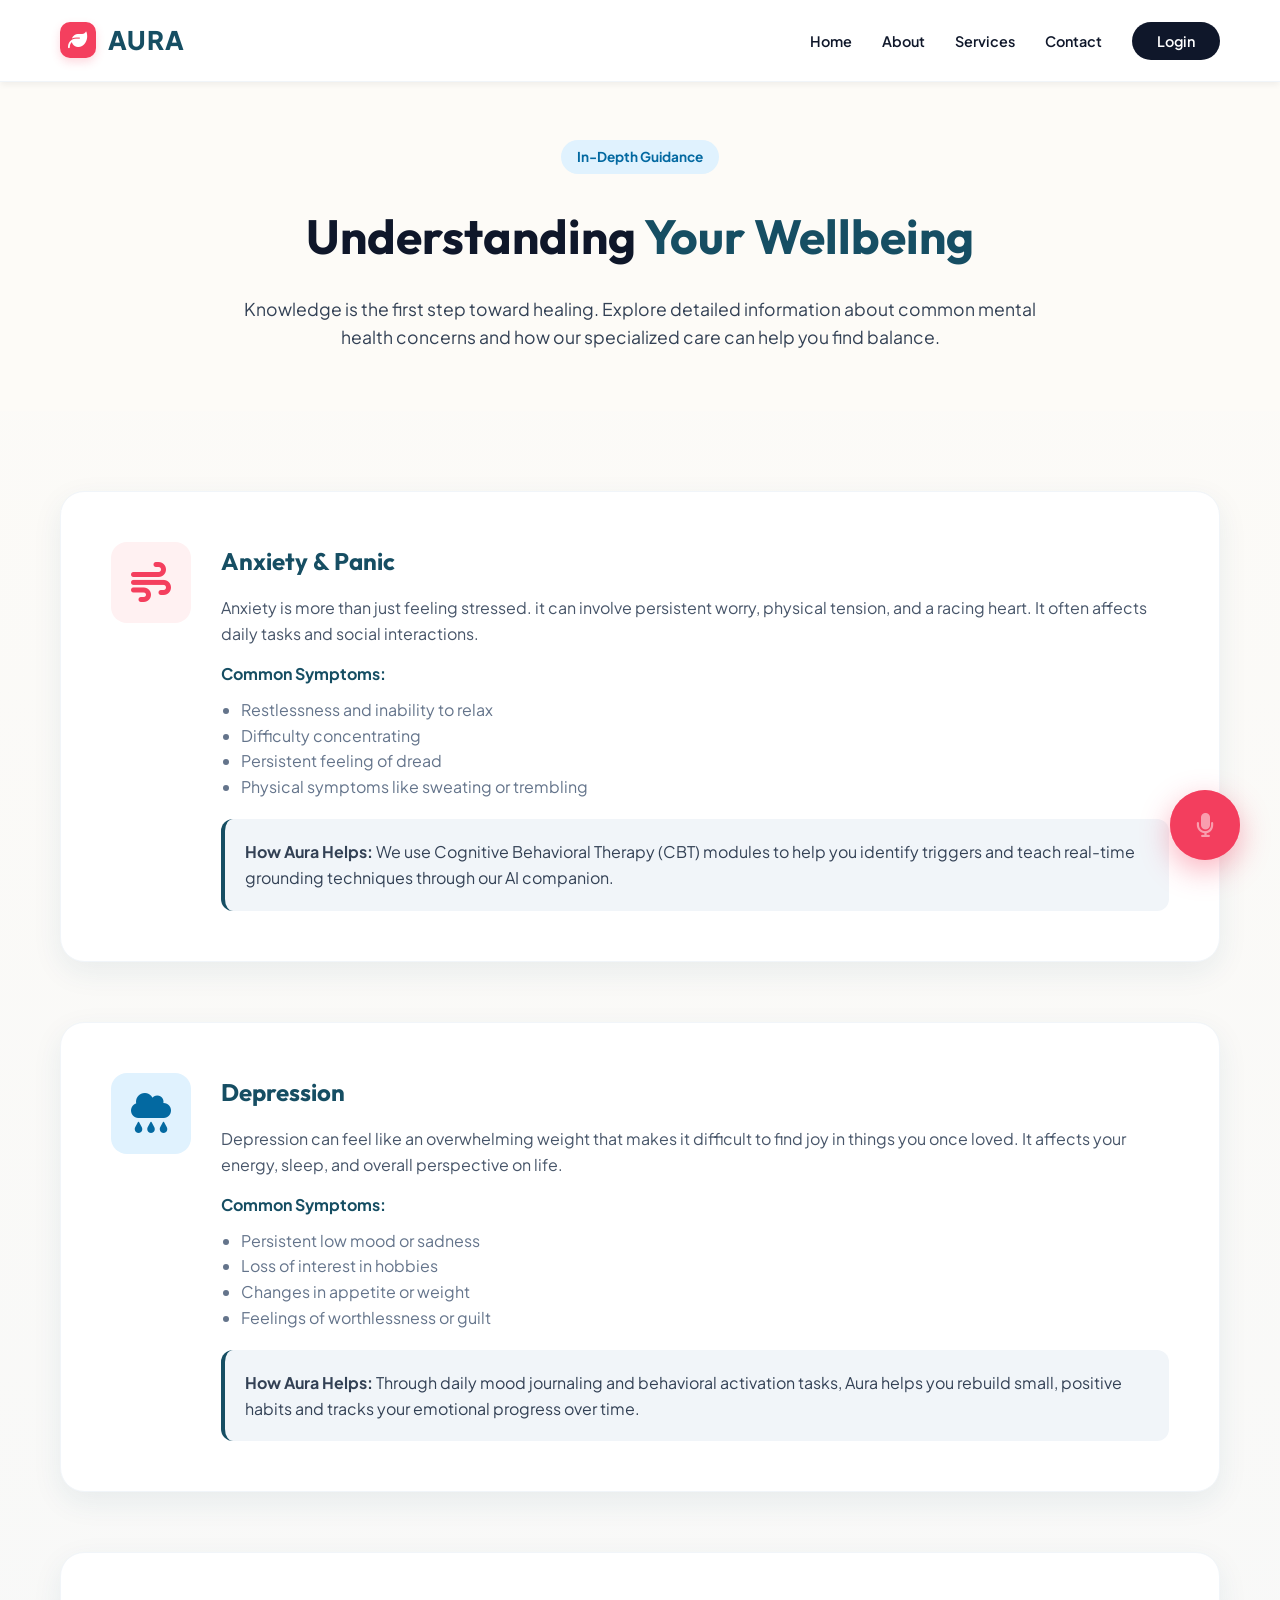
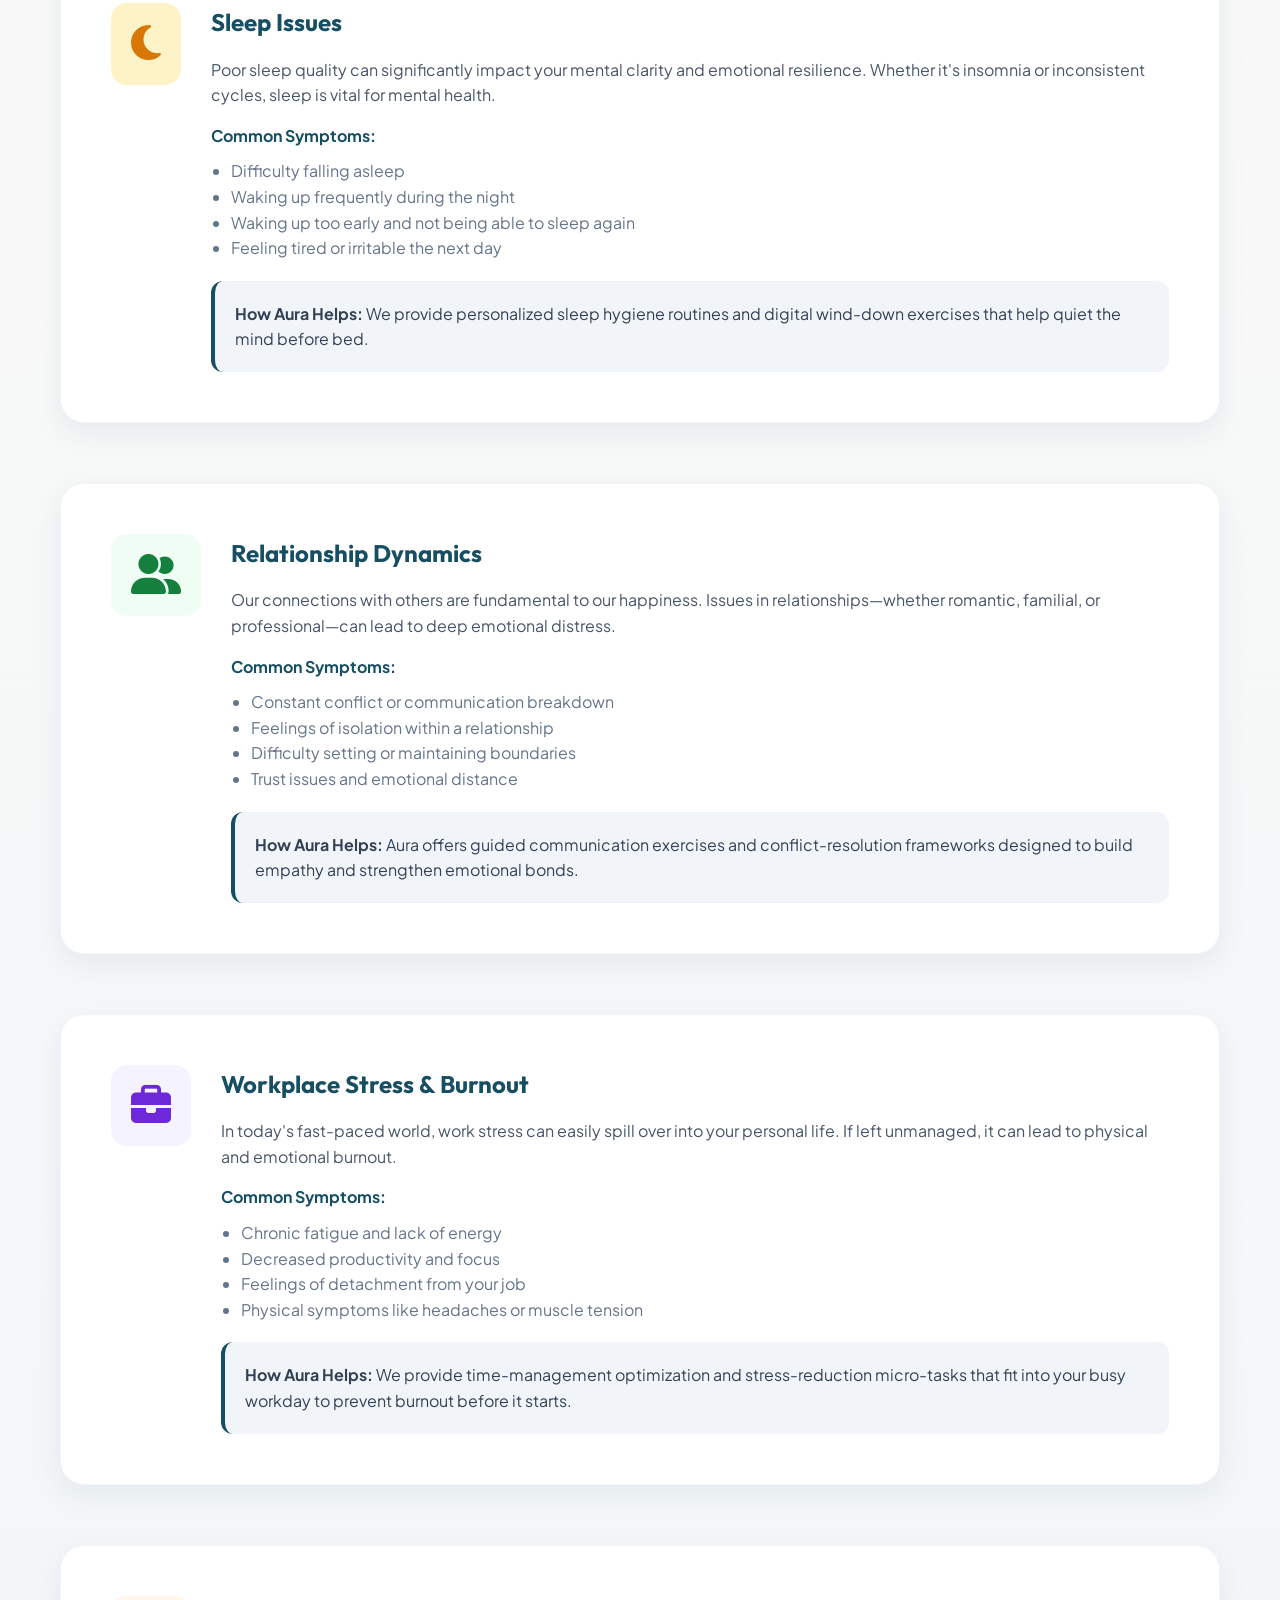
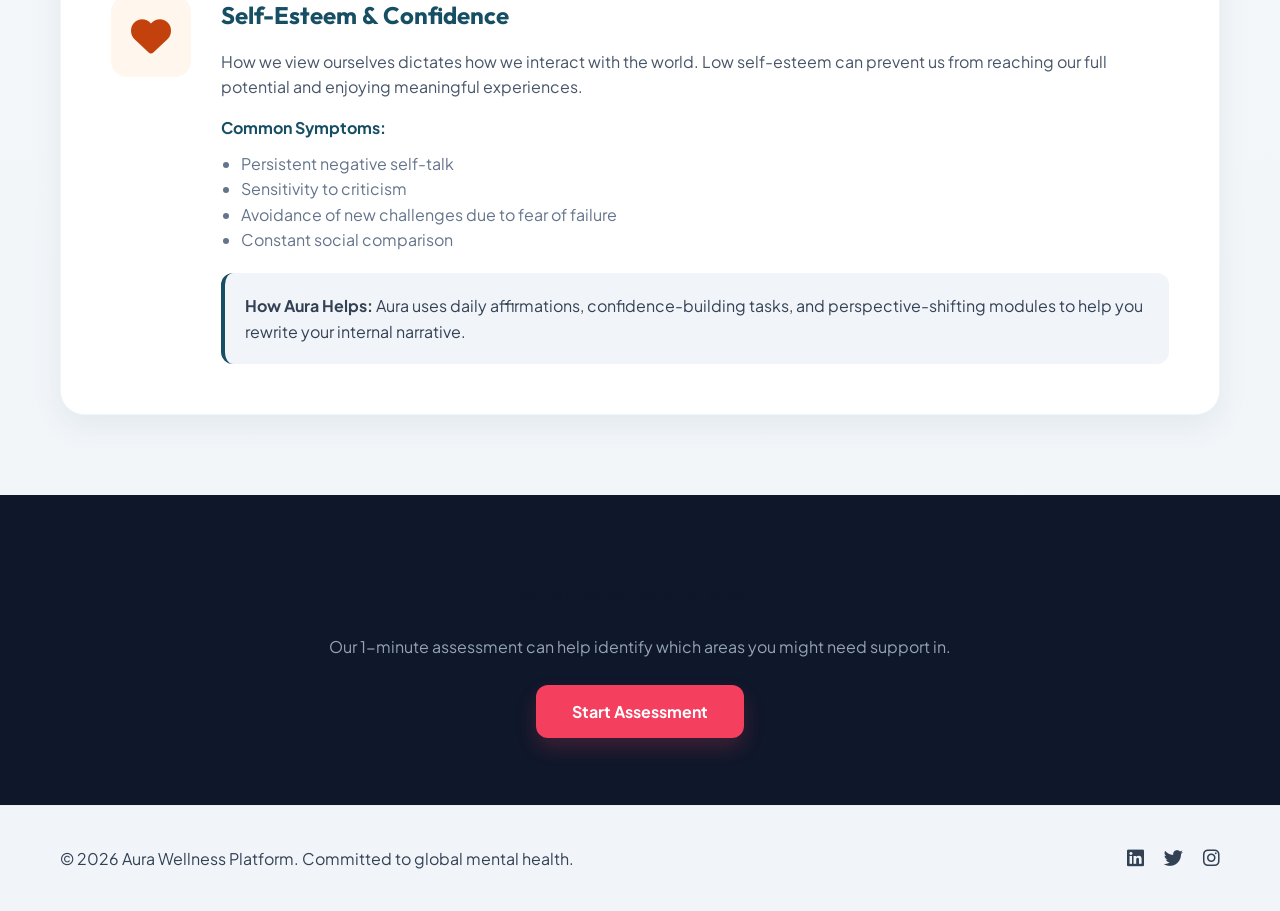
<file: concerns.html>
<!DOCTYPE html>
<html lang="en">
<head>
    <meta charset="UTF-8">
    <meta name="viewport" content="width=device-width, initial-scale=1.0">
    <title>Understanding Your Concerns | Aura Wellness Platform</title>
    <link rel="stylesheet" href="aura_style.css">
    <link rel="preconnect" href="https://fonts.googleapis.com">
    <link rel="preconnect" href="https://fonts.gstatic.com" crossorigin>
    <link href="https://fonts.googleapis.com/css2?family=Outfit:wght@300;400;600;800&family=Plus+Jakarta+Sans:wght@300;400;600&display=swap" rel="stylesheet">
    <link rel="stylesheet" href="https://cdnjs.cloudflare.com/ajax/libs/font-awesome/6.4.0/css/all.min.css">
</head>
<body>
    <nav class="navbar">
        <div class="container nav-container">
            <a href="index.html" class="logo">
                <div class="logo-icon"><i class="fas fa-leaf"></i></div>
                <span>AURA</span>
            </a>
            <ul class="nav-menu">
                <li><a href="index.html">Home</a></li>
                <li><a href="about.html">About</a></li>
                <li><a href="services.html">Services</a></li>
                <li><a href="contact.html">Contact</a></li>
                <li><a href="login.html" class="btn-cta">Login</a></li>
            </ul>
        </div>
    </nav>

    <header class="hero" style="padding: 140px 0 60px; background: #fdfbf7;">
        <div class="container" style="text-align: center;">
            <span class="badge">In-Depth Guidance</span>
            <h1 style="font-size: 3rem; margin-bottom: 20px;">Understanding <span class="gradient-text">Your Wellbeing</span></h1>
            <p style="max-width: 800px; margin: 0 auto; font-size: 1.1rem;">Knowledge is the first step toward healing. Explore detailed information about common mental health concerns and how our specialized care can help you find balance.</p>
        </div>
    </header>

    <section style="padding: 80px 0;">
        <div class="container">
            <div style="display: flex; flex-direction: column; gap: 60px;">
                <!-- Anxiety -->
                <div id="anxiety" class="reveal-left" style="background: white; padding: 50px; border-radius: 24px; border: 1px solid #f1f5f9; box-shadow: var(--shadow);">
                    <div style="display: flex; gap: 30px; align-items: flex-start;">
                        <div style="background: #fff1f2; padding: 20px; border-radius: 16px;"><i class="fas fa-wind" style="font-size: 2.5rem; color: var(--accent);"></i></div>
                        <div>
                            <h2 style="color: var(--primary);">Anxiety & Panic</h2>
                            <p style="margin: 15px 0; color: #475569;">Anxiety is more than just feeling stressed. it can involve persistent worry, physical tension, and a racing heart. It often affects daily tasks and social interactions.</p>
                            <h4 style="color: var(--primary); margin-bottom: 10px;">Common Symptoms:</h4>
                            <ul style="margin-bottom: 20px; color: #64748b; padding-left: 20px;">
                                <li>Restlessness and inability to relax</li>
                                <li>Difficulty concentrating</li>
                                <li>Persistent feeling of dread</li>
                                <li>Physical symptoms like sweating or trembling</li>
                            </ul>
                            <div style="background: #f1f5f9; padding: 20px; border-radius: 12px; border-left: 4px solid var(--primary);">
                                <strong>How Aura Helps:</strong> We use Cognitive Behavioral Therapy (CBT) modules to help you identify triggers and teach real-time grounding techniques through our AI companion.
                            </div>
                        </div>
                    </div>
                </div>

                <!-- Depression -->
                <div id="depression" class="reveal-right" style="background: white; padding: 50px; border-radius: 24px; border: 1px solid #f1f5f9; box-shadow: var(--shadow);">
                    <div style="display: flex; gap: 30px; align-items: flex-start;">
                        <div style="background: #e0f2fe; padding: 20px; border-radius: 16px;"><i class="fas fa-cloud-rain" style="font-size: 2.5rem; color: #0369a1;"></i></div>
                        <div>
                            <h2 style="color: var(--primary);">Depression</h2>
                            <p style="margin: 15px 0; color: #475569;">Depression can feel like an overwhelming weight that makes it difficult to find joy in things you once loved. It affects your energy, sleep, and overall perspective on life.</p>
                            <h4 style="color: var(--primary); margin-bottom: 10px;">Common Symptoms:</h4>
                            <ul style="margin-bottom: 20px; color: #64748b; padding-left: 20px;">
                                <li>Persistent low mood or sadness</li>
                                <li>Loss of interest in hobbies</li>
                                <li>Changes in appetite or weight</li>
                                <li>Feelings of worthlessness or guilt</li>
                            </ul>
                            <div style="background: #f1f5f9; padding: 20px; border-radius: 12px; border-left: 4px solid var(--primary);">
                                <strong>How Aura Helps:</strong> Through daily mood journaling and behavioral activation tasks, Aura helps you rebuild small, positive habits and tracks your emotional progress over time.
                            </div>
                        </div>
                    </div>
                </div>

                <!-- Sleep -->
                <div id="sleep" class="reveal-left" style="background: white; padding: 50px; border-radius: 24px; border: 1px solid #f1f5f9; box-shadow: var(--shadow);">
                    <div style="display: flex; gap: 30px; align-items: flex-start;">
                        <div style="background: #fef3c7; padding: 20px; border-radius: 16px;"><i class="fas fa-moon" style="font-size: 2.5rem; color: #d97706;"></i></div>
                        <div>
                            <h2 style="color: var(--primary);">Sleep Issues</h2>
                            <p style="margin: 15px 0; color: #475569;">Poor sleep quality can significantly impact your mental clarity and emotional resilience. Whether it's insomnia or inconsistent cycles, sleep is vital for mental health.</p>
                            <h4 style="color: var(--primary); margin-bottom: 10px;">Common Symptoms:</h4>
                            <ul style="margin-bottom: 20px; color: #64748b; padding-left: 20px;">
                                <li>Difficulty falling asleep</li>
                                <li>Waking up frequently during the night</li>
                                <li>Waking up too early and not being able to sleep again</li>
                                <li>Feeling tired or irritable the next day</li>
                            </ul>
                            <div style="background: #f1f5f9; padding: 20px; border-radius: 12px; border-left: 4px solid var(--primary);">
                                <strong>How Aura Helps:</strong> We provide personalized sleep hygiene routines and digital wind-down exercises that help quiet the mind before bed.
                            </div>
                        </div>
                    </div>
                </div>

                <!-- Relationships -->
                <div id="relationships" class="reveal-right" style="background: white; padding: 50px; border-radius: 24px; border: 1px solid #f1f5f9; box-shadow: var(--shadow);">
                    <div style="display: flex; gap: 30px; align-items: flex-start;">
                        <div style="background: #f0fdf4; padding: 20px; border-radius: 16px;"><i class="fas fa-user-friends" style="font-size: 2.5rem; color: #15803d;"></i></div>
                        <div>
                            <h2 style="color: var(--primary);">Relationship Dynamics</h2>
                            <p style="margin: 15px 0; color: #475569;">Our connections with others are fundamental to our happiness. Issues in relationships—whether romantic, familial, or professional—can lead to deep emotional distress.</p>
                            <h4 style="color: var(--primary); margin-bottom: 10px;">Common Symptoms:</h4>
                            <ul style="margin-bottom: 20px; color: #64748b; padding-left: 20px;">
                                <li>Constant conflict or communication breakdown</li>
                                <li>Feelings of isolation within a relationship</li>
                                <li>Difficulty setting or maintaining boundaries</li>
                                <li>Trust issues and emotional distance</li>
                            </ul>
                            <div style="background: #f1f5f9; padding: 20px; border-radius: 12px; border-left: 4px solid var(--primary);">
                                <strong>How Aura Helps:</strong> Aura offers guided communication exercises and conflict-resolution frameworks designed to build empathy and strengthen emotional bonds.
                            </div>
                        </div>
                    </div>
                </div>

                <!-- Work Stress -->
                <div id="work-stress" class="reveal-left" style="background: white; padding: 50px; border-radius: 24px; border: 1px solid #f1f5f9; box-shadow: var(--shadow);">
                    <div style="display: flex; gap: 30px; align-items: flex-start;">
                        <div style="background: #f5f3ff; padding: 20px; border-radius: 16px;"><i class="fas fa-briefcase" style="font-size: 2.5rem; color: #6d28d9;"></i></div>
                        <div>
                            <h2 style="color: var(--primary);">Workplace Stress & Burnout</h2>
                            <p style="margin: 15px 0; color: #475569;">In today's fast-paced world, work stress can easily spill over into your personal life. If left unmanaged, it can lead to physical and emotional burnout.</p>
                            <h4 style="color: var(--primary); margin-bottom: 10px;">Common Symptoms:</h4>
                            <ul style="margin-bottom: 20px; color: #64748b; padding-left: 20px;">
                                <li>Chronic fatigue and lack of energy</li>
                                <li>Decreased productivity and focus</li>
                                <li>Feelings of detachment from your job</li>
                                <li>Physical symptoms like headaches or muscle tension</li>
                            </ul>
                            <div style="background: #f1f5f9; padding: 20px; border-radius: 12px; border-left: 4px solid var(--primary);">
                                <strong>How Aura Helps:</strong> We provide time-management optimization and stress-reduction micro-tasks that fit into your busy workday to prevent burnout before it starts.
                            </div>
                        </div>
                    </div>
                </div>

                <!-- Self-Esteem -->
                <div id="self-esteem" class="reveal-right" style="background: white; padding: 50px; border-radius: 24px; border: 1px solid #f1f5f9; box-shadow: var(--shadow);">
                    <div style="display: flex; gap: 30px; align-items: flex-start;">
                        <div style="background: #fff7ed; padding: 20px; border-radius: 16px;"><i class="fas fa-heart" style="font-size: 2.5rem; color: #c2410c;"></i></div>
                        <div>
                            <h2 style="color: var(--primary);">Self-Esteem & Confidence</h2>
                            <p style="margin: 15px 0; color: #475569;">How we view ourselves dictates how we interact with the world. Low self-esteem can prevent us from reaching our full potential and enjoying meaningful experiences.</p>
                            <h4 style="color: var(--primary); margin-bottom: 10px;">Common Symptoms:</h4>
                            <ul style="margin-bottom: 20px; color: #64748b; padding-left: 20px;">
                                <li>Persistent negative self-talk</li>
                                <li>Sensitivity to criticism</li>
                                <li>Avoidance of new challenges due to fear of failure</li>
                                <li>Constant social comparison</li>
                            </ul>
                            <div style="background: #f1f5f9; padding: 20px; border-radius: 12px; border-left: 4px solid var(--primary);">
                                <strong>How Aura Helps:</strong> Aura uses daily affirmations, confidence-building tasks, and perspective-shifting modules to help you rewrite your internal narrative.
                            </div>
                        </div>
                    </div>
                </div>
            </div>
        </div>
    </section>

    <section style="background: var(--dark); color: white; padding: 80px 0; text-align: center;">
        <div class="container">
            <h2>Not sure where to start?</h2>
            <p style="margin: 20px 0 40px; color: #94a3b8;">Our 1-minute assessment can help identify which areas you might need support in.</p>
            <a href="contact.html" class="btn-primary">Start Assessment</a>
        </div>
    </section>

    <!-- 2026: Chat Window -->
    <div id="chat-window" class="chat-window">
        <div class="chat-header">
            <div style="display: flex; align-items: center; gap: 10px;">
                <div class="logo-icon" style="width: 24px; height: 24px; border-radius: 6px;"><i class="fas fa-leaf" style="font-size: 0.8rem;"></i></div>
                <span style="font-weight: 700; font-size: 1rem;">Aura Assistant</span>
            </div>
            <i class="fas fa-times" id="close-chat" style="cursor: pointer;"></i>
        </div>
        <div class="chat-messages">
            <div class="message aura">Hello! I'm your Aura AI assistant. How are you feeling today?</div>
            <div class="message user">I'm on the concerns page. I need help with anxiety.</div>
            <div class="message aura">I'm here for you. Our anxiety module includes CBT exercises and grounding techniques. Should we start a session?</div>
        </div>
        <div class="chat-input-area">
            <input type="text" placeholder="Type a message...">
            <button style="background: var(--primary); color: white; border: none; padding: 10px; border-radius: 8px; cursor: pointer;"><i class="fas fa-paper-plane"></i></button>
        </div>
    </div>

    <!-- 2026: Voice Interaction FAB -->
    <div class="voice-fab" id="voice-fab">
        <i class="fas fa-microphone"></i>
        <div class="waveform">
            <div style="display: flex; gap: 3px;">
                <div style="width: 2px; height: 10px; background: white;"></div>
                <div style="width: 2px; height: 20px; background: white;"></div>
                <div style="width: 2px; height: 15px; background: white;"></div>
            </div>
            <span>Talk to Aura</span>
        </div>
    </div>

    <footer>
        <div class="container">
            <div class="footer-bottom">
                <p>&copy; 2026 Aura Wellness Platform. Committed to global mental health.</p>
                <div class="socials">
                    <i class="fab fa-linkedin"></i>
                    <i class="fab fa-twitter"></i>
                    <i class="fab fa-instagram"></i>
                </div>
            </div>
        </div>
    </footer>

    <script>
        const revealElements = document.querySelectorAll('.reveal, .reveal-left, .reveal-right');
        const revealObserver = new IntersectionObserver((entries) => {
            entries.forEach(entry => {
                if (entry.isIntersecting) {
                    entry.target.classList.add('active');
                }
            });
        }, { threshold: 0.1 });
        revealElements.forEach(el => revealObserver.observe(el));

        // 2026 Chat Toggle
        const voiceFab = document.getElementById('voice-fab');
        const chatWindow = document.getElementById('chat-window');
        const closeChat = document.getElementById('close-chat');

        voiceFab.addEventListener('click', () => {
            chatWindow.classList.toggle('active');
        });

        closeChat.addEventListener('click', () => {
            chatWindow.classList.remove('active');
        });
    </script>
</body>
</html>
</file>
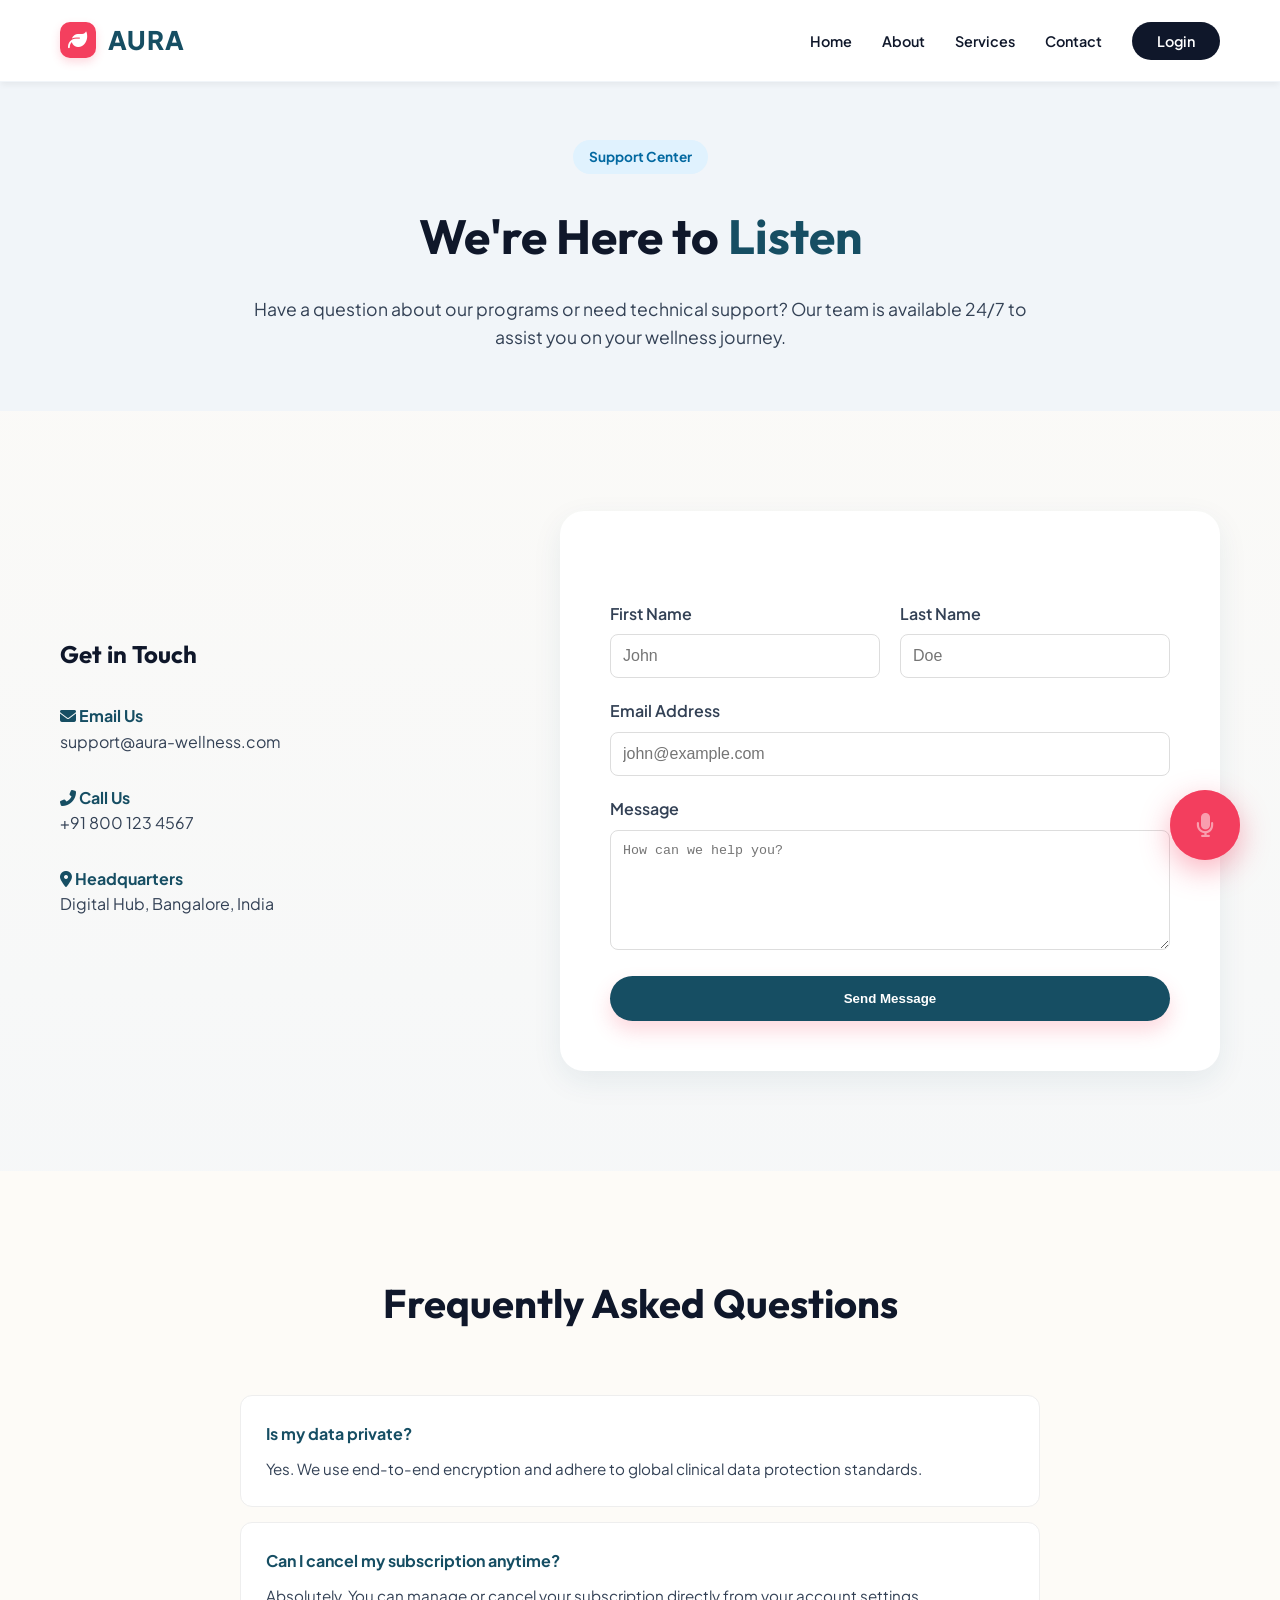
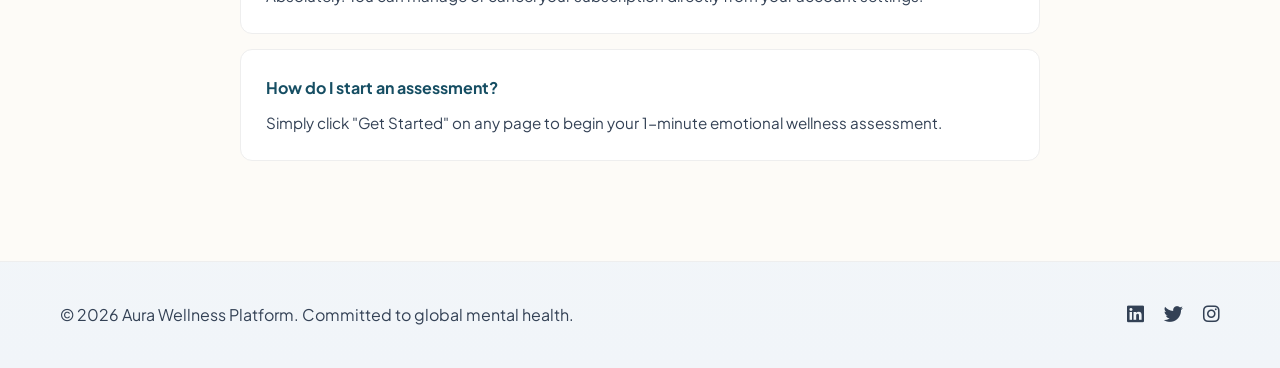
<file: contact.html>
<!DOCTYPE html>
<html lang="en">
<head>
    <meta charset="UTF-8">
    <meta name="viewport" content="width=device-width, initial-scale=1.0">
    <title>Contact Us | Aura Wellness Platform</title>
    <link rel="stylesheet" href="aura_style.css">
    <link rel="preconnect" href="https://fonts.googleapis.com">
    <link rel="preconnect" href="https://fonts.gstatic.com" crossorigin>
    <link href="https://fonts.googleapis.com/css2?family=Outfit:wght@300;400;600;800&family=Plus+Jakarta+Sans:wght@300;400;600&display=swap" rel="stylesheet">
    <link rel="stylesheet" href="https://cdnjs.cloudflare.com/ajax/libs/font-awesome/6.4.0/css/all.min.css">
</head>
<body>
    <nav class="navbar">
        <div class="container nav-container">
            <a href="index.html" class="logo">
                <div class="logo-icon"><i class="fas fa-leaf"></i></div>
                <span>AURA</span>
            </a>
            <ul class="nav-menu">
                <li><a href="index.html">Home</a></li>
                <li><a href="about.html">About</a></li>
                <li><a href="services.html">Services</a></li>
                <li><a href="contact.html" class="active">Contact</a></li>
                <li><a href="login.html" class="btn-cta">Login</a></li>
            </ul>
        </div>
    </nav>

    <header class="hero" style="padding: 140px 0 60px; background: #f1f5f9;">
        <div class="container" style="text-align: center;">
            <span class="badge">Support Center</span>
            <h1 style="font-size: 3rem; margin-bottom: 20px;">We're Here to <span class="gradient-text">Listen</span></h1>
            <p style="max-width: 800px; margin: 0 auto; font-size: 1.1rem;">Have a question about our programs or need technical support? Our team is available 24/7 to assist you on your wellness journey.</p>
        </div>
    </header>

    <section style="padding: 100px 0;">
        <div class="container">
            <div class="hero-grid" style="grid-template-columns: 1fr 1.5fr; gap: 60px;">
                <div class="contact-info reveal-left">
                    <h2 style="margin-bottom: 30px;">Get in Touch</h2>
                    <div style="margin-bottom: 30px;">
                        <h4 style="color: var(--primary);"><i class="fas fa-envelope"></i> Email Us</h4>
                        <p>support@aura-wellness.com</p>
                    </div>
                    <div style="margin-bottom: 30px;">
                        <h4 style="color: var(--primary);"><i class="fas fa-phone-alt"></i> Call Us</h4>
                        <p>+91 800 123 4567</p>
                    </div>
                    <div style="margin-bottom: 30px;">
                        <h4 style="color: var(--primary);"><i class="fas fa-location-dot"></i> Headquarters</h4>
                        <p>Digital Hub, Bangalore, India</p>
                    </div>
                </div>

                <div class="contact-card reveal-right" style="background: white; padding: 50px; border-radius: 24px; box-shadow: var(--shadow);">
                    <form class="contact-form" style="display: flex; flex-direction: column; gap: 20px; text-align: left;">
                        <div style="display: grid; grid-template-columns: 1fr 1fr; gap: 20px;">
                            <div>
                                <label style="display: block; margin-bottom: 8px; font-weight: 600;">First Name</label>
                                <input type="text" placeholder="John" style="width: 100%; padding: 12px; border: 1px solid #ddd; border-radius: 8px;">
                            </div>
                            <div>
                                <label style="display: block; margin-bottom: 8px; font-weight: 600;">Last Name</label>
                                <input type="text" placeholder="Doe" style="width: 100%; padding: 12px; border: 1px solid #ddd; border-radius: 8px;">
                            </div>
                        </div>
                        <div>
                            <label style="display: block; margin-bottom: 8px; font-weight: 600;">Email Address</label>
                            <input type="email" placeholder="john@example.com" style="width: 100%; padding: 12px; border: 1px solid #ddd; border-radius: 8px;">
                        </div>
                        <div>
                            <label style="display: block; margin-bottom: 8px; font-weight: 600;">Message</label>
                            <textarea placeholder="How can we help you?" style="width: 100%; padding: 12px; border: 1px solid #ddd; border-radius: 8px; height: 120px;"></textarea>
                        </div>
                        <button type="submit" class="btn-primary" style="border: none; cursor: pointer;">Send Message</button>
                    </form>
                </div>
            </div>
        </div>
    </section>

    <section style="background: #fdfbf7; padding: 100px 0;">
        <div class="container">
            <div class="section-header reveal">
                <h2>Frequently Asked Questions</h2>
            </div>
            <div style="max-width: 800px; margin: 0 auto;">
                <div style="background: white; padding: 25px; border-radius: 12px; margin-bottom: 15px; border: 1px solid #eee;" class="reveal">
                    <h4 style="color: var(--primary);">Is my data private?</h4>
                    <p style="margin-top: 10px; font-size: 0.95rem;">Yes. We use end-to-end encryption and adhere to global clinical data protection standards.</p>
                </div>
                <div style="background: white; padding: 25px; border-radius: 12px; margin-bottom: 15px; border: 1px solid #eee;" class="reveal">
                    <h4 style="color: var(--primary);">Can I cancel my subscription anytime?</h4>
                    <p style="margin-top: 10px; font-size: 0.95rem;">Absolutely. You can manage or cancel your subscription directly from your account settings.</p>
                </div>
                <div style="background: white; padding: 25px; border-radius: 12px; border: 1px solid #eee;" class="reveal">
                    <h4 style="color: var(--primary);">How do I start an assessment?</h4>
                    <p style="margin-top: 10px; font-size: 0.95rem;">Simply click "Get Started" on any page to begin your 1-minute emotional wellness assessment.</p>
                </div>
            </div>
        </div>
    </section>

    <!-- 2026: Chat Window -->
    <div id="chat-window" class="chat-window">
        <div class="chat-header">
            <div style="display: flex; align-items: center; gap: 10px;">
                <div class="logo-icon" style="width: 24px; height: 24px; border-radius: 6px;"><i class="fas fa-leaf" style="font-size: 0.8rem;"></i></div>
                <span style="font-weight: 700; font-size: 1rem;">Aura Assistant</span>
            </div>
            <i class="fas fa-times" id="close-chat" style="cursor: pointer;"></i>
        </div>
        <div class="chat-messages">
            <div class="message aura">Hello! I'm your Aura AI assistant. How are you feeling today?</div>
            <div class="message user">I'm on the contact page. I have a question.</div>
            <div class="message aura">I'm happy to help! You can also fill out the form above, and our human team will get back to you within 24 hours.</div>
        </div>
        <div class="chat-input-area">
            <input type="text" placeholder="Type a message...">
            <button style="background: var(--primary); color: white; border: none; padding: 10px; border-radius: 8px; cursor: pointer;"><i class="fas fa-paper-plane"></i></button>
        </div>
    </div>

    <!-- 2026: Voice Interaction FAB -->
    <div class="voice-fab" id="voice-fab">
        <i class="fas fa-microphone"></i>
        <div class="waveform">
            <div style="display: flex; gap: 3px;">
                <div style="width: 2px; height: 10px; background: white;"></div>
                <div style="width: 2px; height: 20px; background: white;"></div>
                <div style="width: 2px; height: 15px; background: white;"></div>
            </div>
            <span>Talk to Aura</span>
        </div>
    </div>

    <footer>
        <div class="container">
            <div class="footer-bottom">
                <p>&copy; 2026 Aura Wellness Platform. Committed to global mental health.</p>
                <div class="socials">
                    <i class="fab fa-linkedin"></i>
                    <i class="fab fa-twitter"></i>
                    <i class="fab fa-instagram"></i>
                </div>
            </div>
        </div>
    </footer>

    <script>
        const revealElements = document.querySelectorAll('.reveal, .reveal-left, .reveal-right');
        const revealObserver = new IntersectionObserver((entries) => {
            entries.forEach(entry => {
                if (entry.isIntersecting) {
                    entry.target.classList.add('active');
                }
            });
        }, { threshold: 0.1 });
        revealElements.forEach(el => revealObserver.observe(el));

        // 2026 Chat Toggle
        const voiceFab = document.getElementById('voice-fab');
        const chatWindow = document.getElementById('chat-window');
        const closeChat = document.getElementById('close-chat');

        voiceFab.addEventListener('click', () => {
            chatWindow.classList.toggle('active');
        });

        closeChat.addEventListener('click', () => {
            chatWindow.classList.remove('active');
        });
    </script>
</body>
</html>
</file>
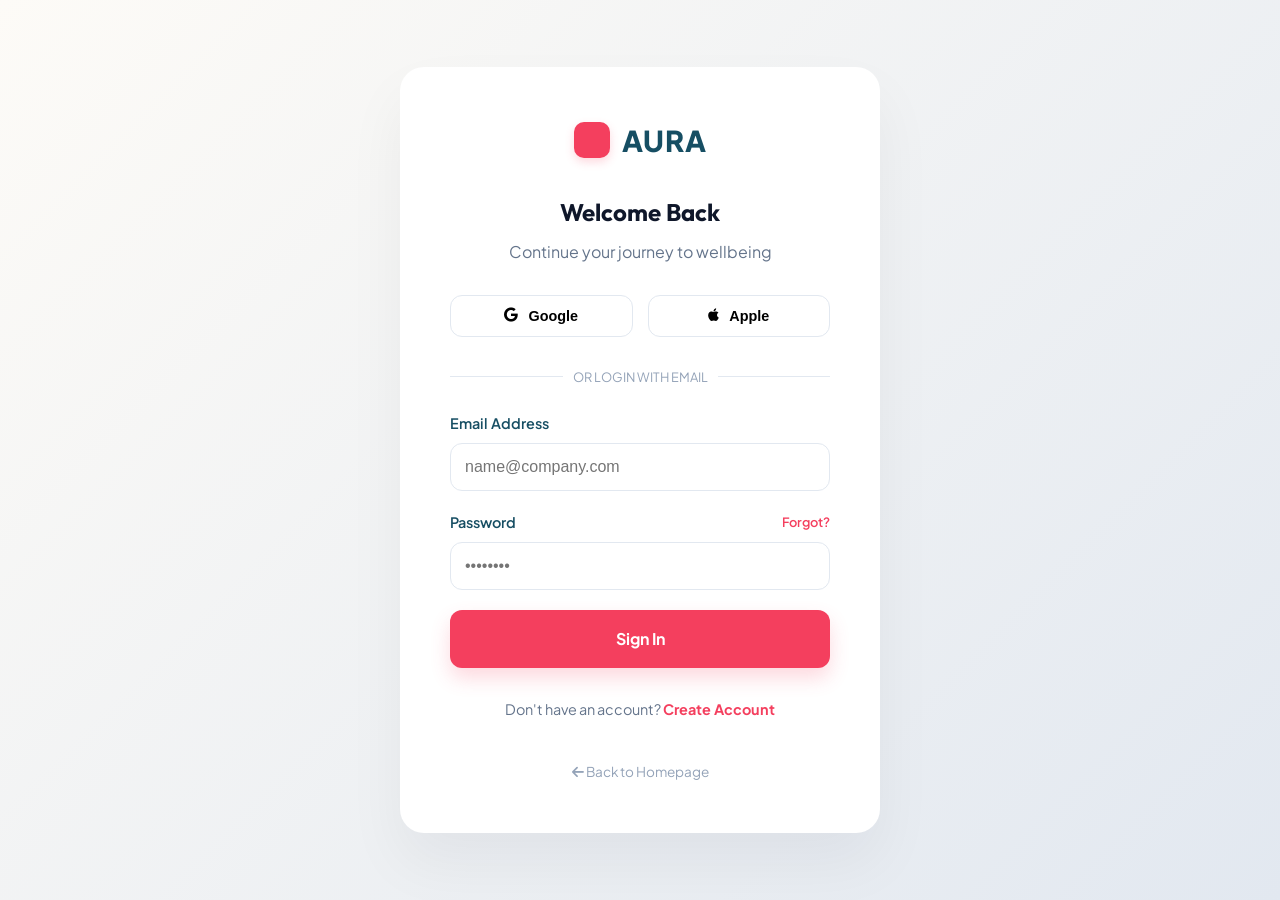
<file: login.html>
<!DOCTYPE html>
<html lang="en">
<head>
    <meta charset="UTF-8">
    <meta name="viewport" content="width=device-width, initial-scale=1.0">
    <title>Login | Aura Wellness Platform</title>
    <link rel="stylesheet" href="aura_style.css">
    <link rel="preconnect" href="https://fonts.googleapis.com">
    <link rel="preconnect" href="https://fonts.gstatic.com" crossorigin>
    <link href="https://fonts.googleapis.com/css2?family=Outfit:wght@300;400;600;800&family=Plus+Jakarta+Sans:wght@300;400;600&display=swap" rel="stylesheet">
    <link rel="stylesheet" href="https://cdnjs.cloudflare.com/ajax/libs/font-awesome/6.4.0/css/all.min.css">
    <style>
        .login-wrapper {
            min-height: 100vh;
            display: flex;
            align-items: center;
            justify-content: center;
            padding: 40px 20px;
            background: linear-gradient(135deg, #fdfbf7 0%, #e2e8f0 100%);
        }
        .login-card {
            background: white;
            padding: 50px;
            border-radius: 24px;
            box-shadow: 0 30px 60px rgba(15, 23, 42, 0.05);
            width: 100%;
            max-width: 480px;
            text-align: center;
        }
        .social-login {
            display: grid;
            grid-template-columns: 1fr 1fr;
            gap: 15px;
            margin: 30px 0;
        }
        .btn-social {
            padding: 12px;
            border: 1px solid #e2e8f0;
            border-radius: 12px;
            background: white;
            font-weight: 600;
            cursor: pointer;
            display: flex;
            align-items: center;
            justify-content: center;
            gap: 10px;
            font-size: 0.9rem;
            transition: all 0.3s;
        }
        .btn-social:hover {
            background: #f8fafc;
        }
        .divider {
            display: flex;
            align-items: center;
            gap: 10px;
            color: #94a3b8;
            font-size: 0.8rem;
            margin: 25px 0;
        }
        .divider::before, .divider::after {
            content: "";
            flex: 1;
            height: 1px;
            background: #e2e8f0;
        }
        .form-group {
            text-align: left;
            margin-bottom: 20px;
        }
        .form-group label {
            display: block;
            margin-bottom: 8px;
            font-weight: 600;
            color: var(--primary);
            font-size: 0.9rem;
        }
        .form-group input {
            width: 100%;
            padding: 14px;
            border-radius: 12px;
            border: 1px solid #e2e8f0;
            font-size: 1rem;
        }
        .login-footer {
            margin-top: 30px;
            font-size: 0.9rem;
            color: #64748b;
        }
        .login-footer a {
            color: var(--accent);
            text-decoration: none;
            font-weight: 700;
        }
    </style>
</head>
<body>
    <div class="login-wrapper">
        <div class="login-card reveal">
            <div class="logo" style="justify-content: center; margin-bottom: 30px;">
                <div class="logo-icon"></div>
                <span style="font-size: 1.8rem;">AURA</span>
            </div>
            <h2>Welcome Back</h2>
            <p style="color: #64748b; margin-top: 8px;">Continue your journey to wellbeing</p>

            <div class="social-login">
                <button class="btn-social"><i class="fab fa-google"></i> Google</button>
                <button class="btn-social"><i class="fab fa-apple"></i> Apple</button>
            </div>

            <div class="divider">OR LOGIN WITH EMAIL</div>

            <form>
                <div class="form-group">
                    <label>Email Address</label>
                    <input type="email" placeholder="name@company.com">
                </div>
                <div class="form-group">
                    <div style="display: flex; justify-content: space-between; align-items: center; margin-bottom: 8px;">
                        <label style="margin-bottom: 0;">Password</label>
                        <a href="#" style="font-size: 0.8rem; color: var(--accent); text-decoration: none; font-weight: 600;">Forgot?</a>
                    </div>
                    <input type="password" placeholder="••••••••">
                </div>
                <a href="index.html" class="btn-primary" style="width: 100%; display: block; border: none; cursor: pointer; margin-top: 10px; text-decoration: none;">Sign In</a>
            </form>

            <div class="login-footer">
                Don't have an account? <a href="#">Create Account</a>
            </div>
            
            <a href="index.html" style="display: inline-block; margin-top: 40px; color: #94a3b8; text-decoration: none; font-size: 0.85rem;">
                <i class="fas fa-arrow-left"></i> Back to Homepage
            </a>
        </div>
    </div>

    <script>
        document.querySelector('.reveal').classList.add('active');
    </script>
</body>
</html>
</file>
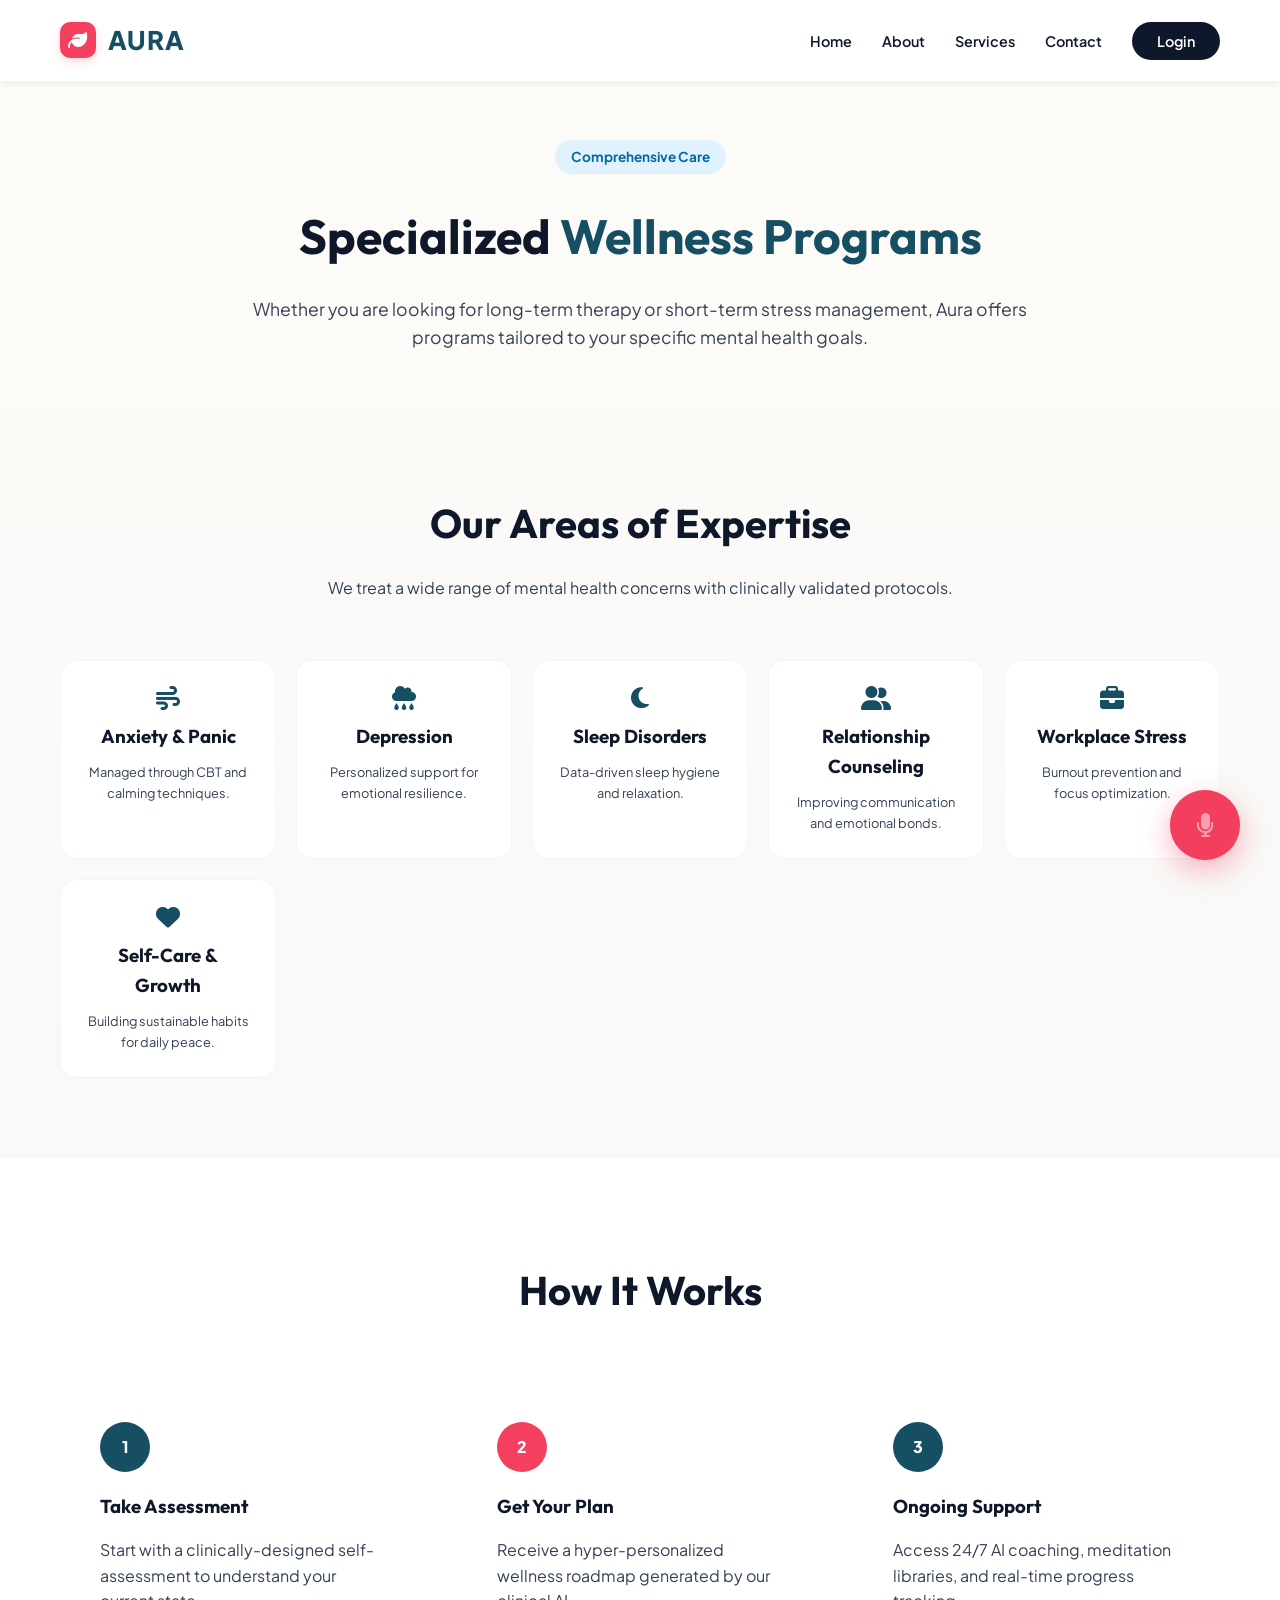
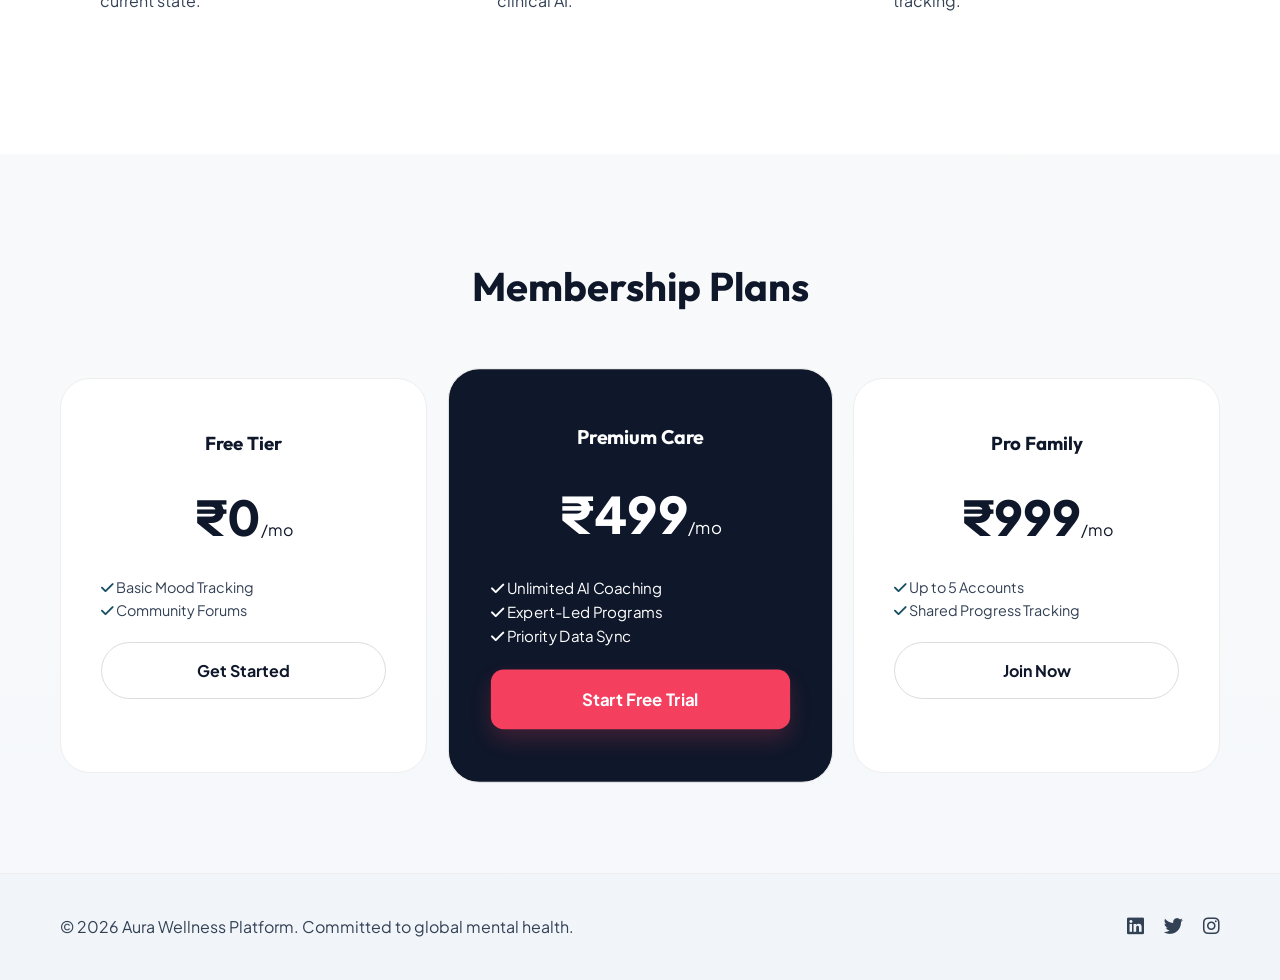
<file: services.html>
<!DOCTYPE html>
<html lang="en">
<head>
    <meta charset="UTF-8">
    <meta name="viewport" content="width=device-width, initial-scale=1.0">
    <title>Our Services | Aura Wellness Platform</title>
    <link rel="stylesheet" href="aura_style.css">
    <link rel="preconnect" href="https://fonts.googleapis.com">
    <link rel="preconnect" href="https://fonts.gstatic.com" crossorigin>
    <link href="https://fonts.googleapis.com/css2?family=Outfit:wght@300;400;600;800&family=Plus+Jakarta+Sans:wght@300;400;600&display=swap" rel="stylesheet">
    <link rel="stylesheet" href="https://cdnjs.cloudflare.com/ajax/libs/font-awesome/6.4.0/css/all.min.css">
</head>
<body>
    <nav class="navbar">
        <div class="container nav-container">
            <a href="index.html" class="logo">
                <div class="logo-icon"><i class="fas fa-leaf"></i></div>
                <span>AURA</span>
            </a>
            <ul class="nav-menu">
                <li><a href="index.html">Home</a></li>
                <li><a href="about.html">About</a></li>
                <li><a href="services.html" class="active">Services</a></li>
                <li><a href="contact.html">Contact</a></li>
                <li><a href="login.html" class="btn-cta">Login</a></li>
            </ul>
        </div>
    </nav>

    <header class="hero" style="padding: 140px 0 60px; background: #fdfbf7;">
        <div class="container" style="text-align: center;">
            <span class="badge">Comprehensive Care</span>
            <h1 style="font-size: 3rem; margin-bottom: 20px;">Specialized <span class="gradient-text">Wellness Programs</span></h1>
            <p style="max-width: 800px; margin: 0 auto; font-size: 1.1rem;">Whether you are looking for long-term therapy or short-term stress management, Aura offers programs tailored to your specific mental health goals.</p>
        </div>
    </header>

    <section style="padding: 80px 0;">
        <div class="container">
            <div class="section-header reveal">
                <h2>Our Areas of Expertise</h2>
                <p>We treat a wide range of mental health concerns with clinically validated protocols.</p>
            </div>
            <div class="concerns-grid reveal">
                <div class="concern-item">
                    <i class="fas fa-wind"></i>
                    <h3>Anxiety & Panic</h3>
                    <p style="font-size: 0.8rem; margin-top: 10px;">Managed through CBT and calming techniques.</p>
                </div>
                <div class="concern-item">
                    <i class="fas fa-cloud-rain"></i>
                    <h3>Depression</h3>
                    <p style="font-size: 0.8rem; margin-top: 10px;">Personalized support for emotional resilience.</p>
                </div>
                <div class="concern-item">
                    <i class="fas fa-moon"></i>
                    <h3>Sleep Disorders</h3>
                    <p style="font-size: 0.8rem; margin-top: 10px;">Data-driven sleep hygiene and relaxation.</p>
                </div>
                <div class="concern-item">
                    <i class="fas fa-user-friends"></i>
                    <h3>Relationship Counseling</h3>
                    <p style="font-size: 0.8rem; margin-top: 10px;">Improving communication and emotional bonds.</p>
                </div>
                <div class="concern-item">
                    <i class="fas fa-briefcase"></i>
                    <h3>Workplace Stress</h3>
                    <p style="font-size: 0.8rem; margin-top: 10px;">Burnout prevention and focus optimization.</p>
                </div>
                <div class="concern-item">
                    <i class="fas fa-heart"></i>
                    <h3>Self-Care & Growth</h3>
                    <p style="font-size: 0.8rem; margin-top: 10px;">Building sustainable habits for daily peace.</p>
                </div>
            </div>
        </div>
    </section>

    <section class="services" style="background: white; padding: 100px 0;">
        <div class="container">
            <div class="section-header reveal">
                <h2>How It Works</h2>
            </div>
            <div class="features-grid">
                <div class="feature-card reveal">
                    <div style="width: 50px; height: 50px; background: var(--primary); color: white; border-radius: 50%; display: flex; align-items: center; justify-content: center; font-weight: 800; margin-bottom: 20px;">1</div>
                    <h3>Take Assessment</h3>
                    <p>Start with a clinically-designed self-assessment to understand your current state.</p>
                </div>
                <div class="feature-card reveal">
                    <div style="width: 50px; height: 50px; background: var(--accent); color: white; border-radius: 50%; display: flex; align-items: center; justify-content: center; font-weight: 800; margin-bottom: 20px;">2</div>
                    <h3>Get Your Plan</h3>
                    <p>Receive a hyper-personalized wellness roadmap generated by our clinical AI.</p>
                </div>
                <div class="feature-card reveal">
                    <div style="width: 50px; height: 50px; background: var(--primary); color: white; border-radius: 50%; display: flex; align-items: center; justify-content: center; font-weight: 800; margin-bottom: 20px;">3</div>
                    <h3>Ongoing Support</h3>
                    <p>Access 24/7 AI coaching, meditation libraries, and real-time progress tracking.</p>
                </div>
            </div>
        </div>
    </section>

    <section class="pricing" style="padding: 100px 0;">
        <div class="container">
            <div class="section-header reveal">
                <h2>Membership Plans</h2>
            </div>
            <div class="pricing-grid">
                <div class="pricing-card reveal">
                    <h3>Free Tier</h3>
                    <div class="price">₹0<span>/mo</span></div>
                    <ul style="list-style: none; margin: 20px 0; text-align: left; font-size: 0.9rem;">
                        <li><i class="fas fa-check" style="color: var(--primary);"></i> Basic Mood Tracking</li>
                        <li><i class="fas fa-check" style="color: var(--primary);"></i> Community Forums</li>
                    </ul>
                    <a href="#" class="btn-secondary" style="display: block;">Get Started</a>
                </div>
                <div class="pricing-card featured reveal">
                    <h3>Premium Care</h3>
                    <div class="price">₹499<span>/mo</span></div>
                    <ul style="list-style: none; margin: 20px 0; text-align: left; font-size: 0.9rem;">
                        <li><i class="fas fa-check" style="color: white;"></i> Unlimited AI Coaching</li>
                        <li><i class="fas fa-check" style="color: white;"></i> Expert-Led Programs</li>
                        <li><i class="fas fa-check" style="color: white;"></i> Priority Data Sync</li>
                    </ul>
                    <a href="#" class="btn-primary" style="display: block;">Start Free Trial</a>
                </div>
                <div class="pricing-card reveal">
                    <h3>Pro Family</h3>
                    <div class="price">₹999<span>/mo</span></div>
                    <ul style="list-style: none; margin: 20px 0; text-align: left; font-size: 0.9rem;">
                        <li><i class="fas fa-check" style="color: var(--primary);"></i> Up to 5 Accounts</li>
                        <li><i class="fas fa-check" style="color: var(--primary);"></i> Shared Progress Tracking</li>
                    </ul>
                    <a href="#" class="btn-secondary" style="display: block;">Join Now</a>
                </div>
            </div>
        </div>
    </section>

    <!-- 2026: Chat Window -->
    <div id="chat-window" class="chat-window">
        <div class="chat-header">
            <div style="display: flex; align-items: center; gap: 10px;">
                <div class="logo-icon" style="width: 24px; height: 24px; border-radius: 6px;"><i class="fas fa-leaf" style="font-size: 0.8rem;"></i></div>
                <span style="font-weight: 700; font-size: 1rem;">Aura Assistant</span>
            </div>
            <i class="fas fa-times" id="close-chat" style="cursor: pointer;"></i>
        </div>
        <div class="chat-messages">
            <div class="message aura">Hello! I'm your Aura AI assistant. How are you feeling today?</div>
            <div class="message user">I'm looking at your services. What's the best plan for me?</div>
            <div class="message aura">Based on your browsing, the Premium Care plan offers the best balance of AI coaching and biometric syncing. Would you like a trial?</div>
        </div>
        <div class="chat-input-area">
            <input type="text" placeholder="Type a message...">
            <button style="background: var(--primary); color: white; border: none; padding: 10px; border-radius: 8px; cursor: pointer;"><i class="fas fa-paper-plane"></i></button>
        </div>
    </div>

    <!-- 2026: Voice Interaction FAB -->
    <div class="voice-fab" id="voice-fab">
        <i class="fas fa-microphone"></i>
        <div class="waveform">
            <div style="display: flex; gap: 3px;">
                <div style="width: 2px; height: 10px; background: white;"></div>
                <div style="width: 2px; height: 20px; background: white;"></div>
                <div style="width: 2px; height: 15px; background: white;"></div>
            </div>
            <span>Talk to Aura</span>
        </div>
    </div>

    <footer>
        <div class="container">
            <div class="footer-bottom">
                <p>&copy; 2026 Aura Wellness Platform. Committed to global mental health.</p>
                <div class="socials">
                    <i class="fab fa-linkedin"></i>
                    <i class="fab fa-twitter"></i>
                    <i class="fab fa-instagram"></i>
                </div>
            </div>
        </div>
    </footer>

    <script>
        const revealElements = document.querySelectorAll('.reveal, .reveal-left, .reveal-right');
        const revealObserver = new IntersectionObserver((entries) => {
            entries.forEach(entry => {
                if (entry.isIntersecting) {
                    entry.target.classList.add('active');
                }
            });
        }, { threshold: 0.1 });
        revealElements.forEach(el => revealObserver.observe(el));

        // 2026 Chat Toggle
        const voiceFab = document.getElementById('voice-fab');
        const chatWindow = document.getElementById('chat-window');
        const closeChat = document.getElementById('close-chat');

        voiceFab.addEventListener('click', () => {
            chatWindow.classList.toggle('active');
        });

        closeChat.addEventListener('click', () => {
            chatWindow.classList.remove('active');
        });
    </script>
</body>
</html>
</file>
<file: aura_style.css>
/* Aura Wellness: Task 3 AI Website Style */
:root {
    --primary: #164e63; /* Deep Teal/Forest Green */
    --accent: #f43f5e; /* Warm Coral */
    --bg-warm: #fdfbf7; /* Soft Cream Background */
    --dark: #0f172a;
    --text: #334155;
    --white: #ffffff;
    --bg-grad: linear-gradient(180deg, #fdfbf7 0%, #f1f5f9 100%);
    --glass: rgba(255, 255, 255, 0.6);
    --shadow: 0 10px 30px rgba(22, 78, 99, 0.08);
}

* {
    margin: 0;
    padding: 0;
    box-sizing: border-box;
    scroll-behavior: smooth;
}

body {
    font-family: 'Plus Jakarta Sans', sans-serif;
    color: var(--text);
    background: var(--bg-grad);
    overflow-x: hidden;
    line-height: 1.6;
}

h1, h2, h3 {
    font-family: 'Outfit', sans-serif;
    color: var(--dark);
}

.container {
    max-width: 1200px;
    margin: 0 auto;
    padding: 0 20px;
}

/* Navbar */
.navbar {
    padding: 20px 0;
    position: fixed;
    width: 100%;
    top: 0;
    z-index: 1000;
    background: rgba(255, 255, 255, 0.95);
    backdrop-filter: blur(10px);
    border-bottom: 1px solid #f1f5f9;
    box-shadow: 0 4px 6px -1px rgba(0, 0, 0, 0.05);
}

.nav-container {
    display: flex;
    justify-content: space-between;
    align-items: center;
}

.logo {
    display: flex;
    align-items: center;
    gap: 12px;
    font-weight: 800;
    font-size: 1.6rem;
    color: var(--primary);
    letter-spacing: 1px;
    text-decoration: none;
}

.logo-icon {
    width: 36px;
    height: 36px;
    background: var(--accent);
    color: white;
    border-radius: 10px;
    display: flex;
    align-items: center;
    justify-content: center;
    box-shadow: 0 4px 10px rgba(244, 63, 94, 0.2);
    transition: all 0.3s ease;
}

.logo-icon i {
    font-size: 1.2rem;
}

.logo:hover .logo-icon {
    transform: scale(1.1);
    background: var(--accent);
}

.nav-menu {
    display: flex;
    list-style: none;
    gap: 30px;
    align-items: center;
}

.nav-menu a {
    text-decoration: none;
    color: var(--dark);
    font-weight: 600;
    font-size: 0.9rem;
    transition: color 0.3s;
}

.btn-cta {
    background: var(--dark);
    color: var(--white) !important;
    padding: 10px 25px;
    border-radius: 50px;
}

/* Hero */
.hero {
    padding: 180px 0 100px;
}

.hero-grid {
    display: grid;
    grid-template-columns: 1fr 1fr;
    align-items: center;
    gap: 60px;
}

/* Badge & Text */
.badge {
    background: #e0f2fe;
    color: #0369a1;
    padding: 6px 16px;
    border-radius: 50px;
    font-size: 0.85rem;
    font-weight: 700;
    display: inline-block;
    margin-bottom: 24px;
}

.gradient-text {
    color: var(--primary);
}

.btn-primary {
    background: var(--accent);
    color: white;
    padding: 16px 36px;
    border-radius: 12px;
    text-decoration: none;
    font-weight: 700;
    transition: all 0.3s ease;
    box-shadow: 0 10px 20px rgba(244, 63, 94, 0.2);
}

.btn-primary:hover {
    transform: translateY(-2px);
    box-shadow: 0 15px 30px rgba(244, 63, 94, 0.3);
}

/* Concerns Grid */
.concerns-grid {
    display: grid;
    grid-template-columns: repeat(auto-fit, minmax(200px, 1fr));
    gap: 20px;
    margin-top: 40px;
}

.concern-item {
    background: var(--white);
    padding: 25px;
    border-radius: 16px;
    text-align: center;
    border: 1px solid #f1f5f9;
    transition: all 0.3s ease;
    cursor: pointer;
}

.concern-item:hover {
    border-color: var(--accent);
    background: #fff1f2;
}

.concern-item i {
    font-size: 1.5rem;
    color: var(--primary);
    margin-bottom: 12px;
}

.btn-secondary {
    padding: 15px 35px;
    border-radius: 50px;
    text-decoration: none;
    font-weight: 700;
    border: 1px solid #ddd;
    color: var(--dark);
}

.hero-image {
    position: relative;
}

.hero-image img {
    width: 100%;
    border-radius: 30px;
    box-shadow: 0 30px 60px rgba(0,0,0,0.1);
    position: relative;
    z-index: 2;
}

.image-orb {
    position: absolute;
    width: 300px;
    height: 300px;
    background: var(--primary-light);
    filter: blur(80px);
    top: -50px;
    right: -50px;
    opacity: 0.5;
}

/* Features */
.about {
    padding: 100px 0;
}

.section-header {
    text-align: center;
    max-width: 700px;
    margin: 0 auto 60px;
}

.section-header h2 {
    font-size: 2.5rem;
    margin-bottom: 20px;
}

.features-grid {
    display: grid;
    grid-template-columns: repeat(3, 1fr);
    gap: 30px;
}

.feature-card {
    background: white;
    padding: 40px;
    border-radius: 20px;
    transition: transform 0.3s;
}

.feature-card:hover {
    transform: translateY(-10px);
}

.feature-card i {
    font-size: 2rem;
    color: var(--primary);
    margin-bottom: 20px;
}

.feature-card h3 {
    margin-bottom: 15px;
}

/* Services Wrapper */
.services-wrapper {
    display: grid;
    grid-template-columns: 1fr 1fr;
    gap: 80px;
    align-items: center;
    background: var(--white);
    padding: 80px;
    border-radius: 40px;
    box-shadow: var(--shadow);
}

/* Chat Preview Mockup */
.chat-preview {
    background: var(--glass);
    backdrop-filter: blur(20px);
    border: 1px solid rgba(255,255,255,0.5);
    border-radius: 30px;
    padding: 30px;
    box-shadow: var(--shadow);
    max-width: 450px;
    margin: 40px auto;
}

.chat-bubble {
    padding: 15px 20px;
    border-radius: 20px;
    margin-bottom: 15px;
    font-size: 0.9rem;
    max-width: 85%;
}

.chat-bubble.ai {
    background: var(--primary);
    color: white;
    border-bottom-left-radius: 5px;
    align-self: flex-start;
}

.chat-bubble.user {
    background: #f0f0f0;
    color: var(--dark);
    border-bottom-right-radius: 5px;
    align-self: flex-end;
    margin-left: auto;
}

/* Pricing */
.pricing {
    padding: 100px 0;
    background: rgba(255, 255, 255, 0.3);
}

.pricing-grid {
    display: grid;
    grid-template-columns: repeat(3, 1fr);
    gap: 30px;
}

.pricing-card {
    background: white;
    padding: 50px 40px;
    border-radius: 30px;
    text-align: center;
    border: 1px solid #eee;
    transition: all 0.3s ease;
}

.pricing-card.featured {
    background: var(--dark);
    color: white;
    transform: scale(1.05);
}

.pricing-card.featured h2, .pricing-card.featured h3, .pricing-card.featured .price {
    color: white;
}

.price {
    font-size: 3rem;
    font-weight: 800;
    color: var(--dark);
    margin: 20px 0;
}

.price span {
    font-size: 1rem;
    font-weight: 400;
}

/* 2026: Mood Forecast Chart */
.forecast-section {
    padding: 100px 0;
    background: #fff;
}

.chart-container {
    background: var(--bg-warm);
    border-radius: 30px;
    padding: 40px;
    margin-top: 40px;
    box-shadow: var(--shadow);
    position: relative;
    overflow: hidden;
}

.chart-bars {
    display: flex;
    align-items: flex-end;
    justify-content: space-between;
    height: 200px;
    gap: 15px;
    margin-top: 30px;
}

.bar-item {
    flex: 1;
    background: var(--primary);
    border-radius: 8px 8px 0 0;
    position: relative;
    transition: height 1s ease;
    opacity: 0.3;
}

.bar-item.predicted {
    background: var(--accent);
    opacity: 0.8;
    border: 2px dashed rgba(255,255,255,0.5);
}

.bar-label {
    position: absolute;
    bottom: -30px;
    left: 50%;
    transform: translateX(-50%);
    font-size: 0.75rem;
    font-weight: 700;
    color: #64748b;
}

/* 2026: Voice Interaction FAB */
.voice-fab {
    position: fixed;
    bottom: 40px;
    right: 40px;
    width: 70px;
    height: 70px;
    background: var(--accent);
    color: white;
    border-radius: 50%;
    display: flex;
    align-items: center;
    justify-content: center;
    font-size: 1.5rem;
    box-shadow: 0 10px 30px rgba(244, 63, 94, 0.4);
    cursor: pointer;
    z-index: 2000;
    transition: all 0.3s;
}

.voice-fab:hover {
    transform: scale(1.1);
}

.voice-fab::before {
    content: '';
    position: absolute;
    width: 100%;
    height: 100%;
    border-radius: 50%;
    background: var(--accent);
    opacity: 0.5;
    animation: pulse 2s infinite;
}

@keyframes pulse {
    0% { transform: scale(1); opacity: 0.5; }
    100% { transform: scale(1.8); opacity: 0; }
}

.waveform {
    display: none;
    position: absolute;
    bottom: 85px;
    right: 0;
    background: var(--dark);
    padding: 15px 25px;
    border-radius: 20px;
    color: white;
    font-size: 0.8rem;
    white-space: nowrap;
    box-shadow: var(--shadow);
}

.voice-fab:hover .waveform {
    display: flex;
    align-items: center;
    gap: 10px;
}

/* Contact */
.contact {
    padding: 100px 0;
}

.contact-box {
    background: var(--dark);
    color: white;
    padding: 80px;
    border-radius: 40px;
    text-align: center;
}

.contact-box h2 {
    color: white;
    font-size: 3rem;
    margin-bottom: 20px;
}

.contact-form {
    margin-top: 40px;
    display: flex;
    justify-content: center;
    gap: 15px;
}

.contact-form input {
    padding: 15px 30px;
    border-radius: 50px;
    border: none;
    width: 350px;
    font-size: 1rem;
}

.contact-form button {
    background: var(--primary);
    color: white;
    padding: 15px 40px;
    border-radius: 50px;
    border: none;
    font-weight: 700;
    cursor: pointer;
}

/* Footer */
footer {
    padding: 40px 0;
    border-top: 1px solid #eee;
}

.footer-bottom {
    display: flex;
    justify-content: space-between;
    align-items: center;
}

.socials {
    display: flex;
    gap: 20px;
    font-size: 1.2rem;
}

@media (max-width: 768px) {
    .hero-grid, .features-grid, .services-wrapper {
        grid-template-columns: 1fr;
    }
    .hero-text h1 {
        font-size: 3rem;
    }
}

/* 2026: Chat Window */
.chat-window { position: fixed; bottom: 120px; right: 40px; width: 350px; height: 450px; background: white; border-radius: 24px; box-shadow: 0 20px 50px rgba(0,0,0,0.1); display: none; flex-direction: column; z-index: 2000; overflow: hidden; border: 1px solid #f1f5f9; }
.chat-window.active { display: flex; animation: slideUp 0.3s ease; }
@keyframes slideUp { from { transform: translateY(20px); opacity: 0; } to { transform: translateY(0); opacity: 1; } }
.chat-header { background: var(--primary); color: white; padding: 20px; display: flex; justify-content: space-between; align-items: center; }
.chat-messages { flex: 1; padding: 20px; overflow-y: auto; display: flex; flex-direction: column; gap: 15px; background: #f8fafc; }
.message { max-width: 80%; padding: 12px 16px; border-radius: 16px; font-size: 0.9rem; }
.message.aura { background: white; color: var(--primary); align-self: flex-start; border-bottom-left-radius: 4px; box-shadow: 0 2px 5px rgba(0,0,0,0.02); }
.message.user { background: var(--accent); color: white; align-self: flex-end; border-bottom-right-radius: 4px; }
.chat-input-area { padding: 15px; background: white; display: flex; gap: 10px; border-top: 1px solid #f1f5f9; }
.chat-input-area input { flex: 1; padding: 10px; border: 1px solid #e2e8f0; border-radius: 10px; outline: none; }
</file>
